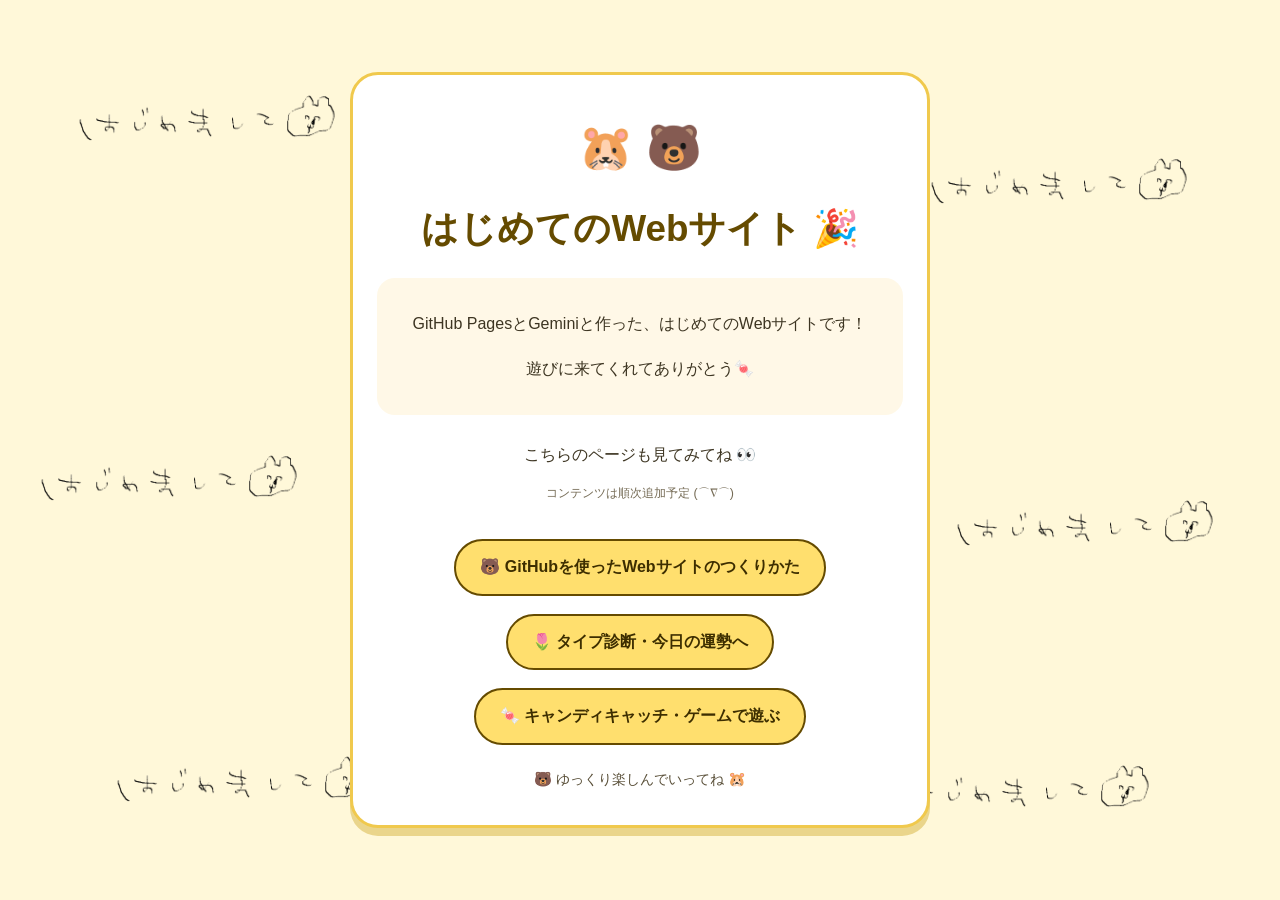
<file: index.html>
<!DOCTYPE html>
<html lang="ja">
<head>
  <meta charset="UTF-8">
  <meta name="viewport" content="width=device-width, initial-scale=1">
  <title>はじめてのWebサイト</title>
  <style>
    * {
      box-sizing: border-box;
    }

    body {
      min-height: 100vh;
      margin: 0;
      padding: 32px 16px;
      display: grid;
      place-items: center;
      background-color: #fff8d9;
      color: #3d3522;
      font-family: sans-serif;
      line-height: 1.8;
    }

    .card {
      width: min(100%, 580px);
      padding: 32px 24px;
      border: 3px solid #f0c94d;
      border-radius: 28px;
      background: #fff;
      box-shadow: 0 8px 0 #ead58b;
      text-align: center;
      position: relative;
      z-index: 1;
    }

    .animals {
      margin: 0 0 8px;
      font-size: 2.8rem;
    }

    h1 {
      margin: 0 0 16px;
      color: #654b00;
      font-size: clamp(1.7rem, 6vw, 2.3rem);
    }

    .welcome {
      padding: 16px;
      border-radius: 18px;
      background: #fff8e7;
    }

    .link-button {
      display: inline-block;
      margin-top: 18px;
      padding: 12px 24px;
      border: 2px solid #654b00;
      border-radius: 999px;
      background: #ffdf6e;
      color: #3d2e00;
      font-weight: bold;
      text-decoration: none;
    }

    .link-button:hover,
    .link-button:focus-visible {
      background: #ffcf32;
      outline: 3px solid #654b00;
      outline-offset: 3px;
    }

    .note {
      margin: 22px 0 0;
      color: #594f38;
      font-size: 0.9rem;
    }

    .more-invite {
      margin: 18px 0 0;
      padding: 8px;
      background: #fff;
    }

    .coming-soon {
      margin: 4px 0 16px;
      color: #756b55;
      font-size: 0.78rem;
    }

    .decorations {
      position: fixed;
      inset: 0;
      overflow: hidden;
      pointer-events: none;
      z-index: 0;
    }

    .decorations img {
      position: absolute;
      width: 300px;
    }

    .decorations img:nth-child(1) { top: 5%; left: 5%; }
    .decorations img:nth-child(2) { top: 12%; right: 5%; }
    .decorations img:nth-child(3) { top: 45%; left: 2%; }
    .decorations img:nth-child(4) { top: 50%; right: 3%; }
    .decorations img:nth-child(5) { bottom: 5%; left: 8%; }
    .decorations img:nth-child(6) { bottom: 4%; right: 8%; }

    @media (max-width: 600px) {
      body {
        padding: 24px 12px;
      }

      .card {
        padding: 24px 16px;
      }

      .decorations img {
        width: 90px;
      }

      /* スマホでは飾りを四隅の4つにして、重なりを防ぎます */
      .decorations img:nth-child(1) {
        top: 2%;
        left: 2%;
      }

      .decorations img:nth-child(2) {
        top: 2%;
        right: 2%;
      }

      .decorations img:nth-child(3) {
        top: auto;
        bottom: 2%;
        left: 2%;
      }

      .decorations img:nth-child(4) {
        top: auto;
        bottom: 2%;
        right: 2%;
      }

      .decorations img:nth-child(5),
      .decorations img:nth-child(6) {
        display: none;
      }

      .link-button {
        display: block;
        width: 100%;
        max-width: 360px;
        margin: 14px auto 0;
      }
    }
  </style>
</head>
<body>
  <div class="decorations" aria-hidden="true">
    <img src="images/topbg-decoration.png" alt="">
    <img src="images/topbg-decoration.png" alt="">
    <img src="images/topbg-decoration.png" alt="">
    <img src="images/topbg-decoration.png" alt="">
    <img src="images/topbg-decoration.png" alt="">
    <img src="images/topbg-decoration.png" alt="">
  </div>

  <main class="card">
    <p class="animals" aria-label="ハムスターとくま">🐹 🐻</p>
    <h1>はじめてのWebサイト 🎉</h1>

    <div class="welcome">
      <p>GitHub PagesとGeminiと作った、はじめてのWebサイトです！</p>
      <p>遊びに来てくれてありがとう🍬</p>
    </div>

    <p class="more-invite">こちらのページも見てみてね 👀</p>
    <p class="coming-soon">コンテンツは順次追加予定 (⌒∇⌒)</p>

    <a class="link-button" href="github-guide/index.html">
      🐻 GitHubを使ったWebサイトのつくりかた
    </a>

    <a class="link-button" href="fortune-type-site/index.html">
      🌷 タイプ診断・今日の運勢へ
    </a>

    <a class="link-button" href="candy-catch/index.html">
      🍬 キャンディキャッチ・ゲームで遊ぶ
    </a>

    <p class="note">🐻 ゆっくり楽しんでいってね 🐹</p>


  </main>
</body>
</html>
</file>
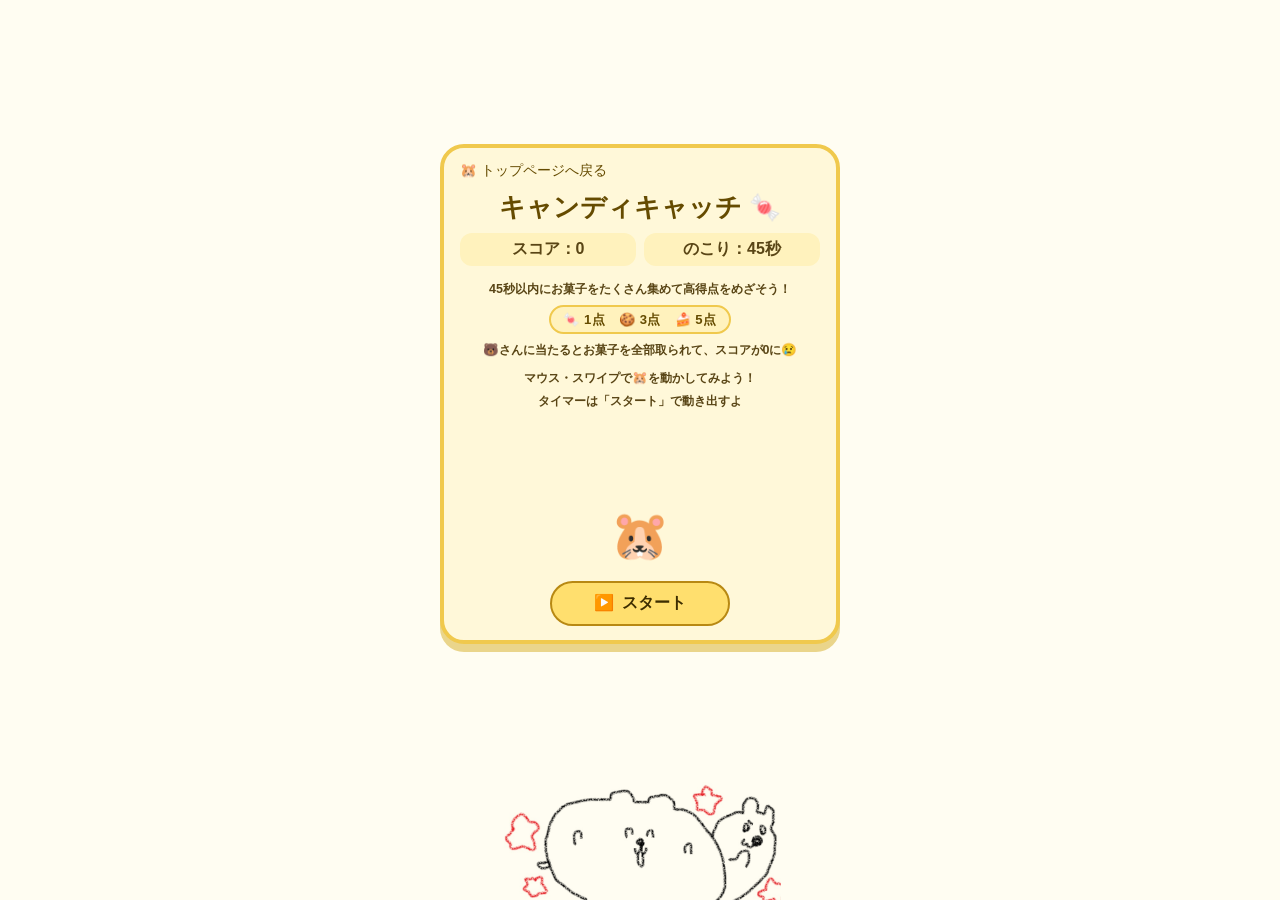
<file: candy-catch/index.html>
<!DOCTYPE html>
<html lang="ja">
<head>
  <meta charset="UTF-8">
  <meta name="viewport" content="width=device-width, initial-scale=1">
  <title>キャンディキャッチ・ゲーム</title>
  <link rel="stylesheet" href="style.css">
</head>
<body>
  <main class="game-area" data-screen="start">
    <img class="stage-art" src="images/play.jpg" alt="" aria-hidden="true">
    <a class="back-link" href="../index.html">🐹 トップページへ戻る</a>
    <h1>キャンディキャッチ 🍬</h1>

    <div class="status">
      <p class="score" aria-live="polite">スコア：<span>0</span></p>
      <p class="timer" aria-live="polite">のこり：<span>45</span>秒</p>
    </div>

    <div class="message-area">
      <p class="instructions">
        <span>45秒以内にお菓子をたくさん集めて高得点をめざそう！</span>
        <span class="point-guide">🍬 1点　🍪 3点　🍰 5点</span>
        <span class="bear-guide">🐻さんに当たるとお菓子を全部取られて、スコアが0に😢</span>
        <span class="movement-guide">マウス・スワイプで🐹を動かしてみよう！</span>
        <span>タイマーは「スタート」で動き出すよ</span>
      </p>
      <p class="game-message" role="status" aria-live="polite" hidden></p>
    </div>

    <section class="results" aria-labelledby="results-heading" hidden>
      <h2 id="results-heading">今回のランク</h2>
      <p class="final-rank"></p>
      <p class="rank-comment"></p>
      <ol class="rank-list"></ol>
    </section>

    <div class="playfield">
      <div class="player" role="img" aria-label="プレイヤーのハムスター">🐹</div>
      <p class="reaction" aria-hidden="true"></p>
      <p class="pause-message" aria-hidden="true" hidden>一時停止中 ⏸</p>
    </div>

    <div class="controls">
      <button class="start-button" type="button">
        <span class="button-icon" aria-hidden="true">▶️</span>
        <span class="button-label">スタート</span>
      </button>
      <button class="pause-button" type="button" hidden>
        <span class="button-icon" aria-hidden="true">⏸️</span>
        <span class="button-label">一時停止</span>
      </button>
      <button class="give-up-button" type="button" hidden>
        <span class="button-icon" aria-hidden="true">🏳️</span>
        <span class="button-label">ギブアップ</span>
      </button>
      <button class="return-start-button" type="button" hidden>
        ↩️ スタート画面にもどる
      </button>
    </div>
  </main>
  <img
    class="bottom-decoration"
    src="images/start.jpg"
    alt=""
    aria-hidden="true"
  >
  <script src="game.js"></script>
</body>
</html>
</file>
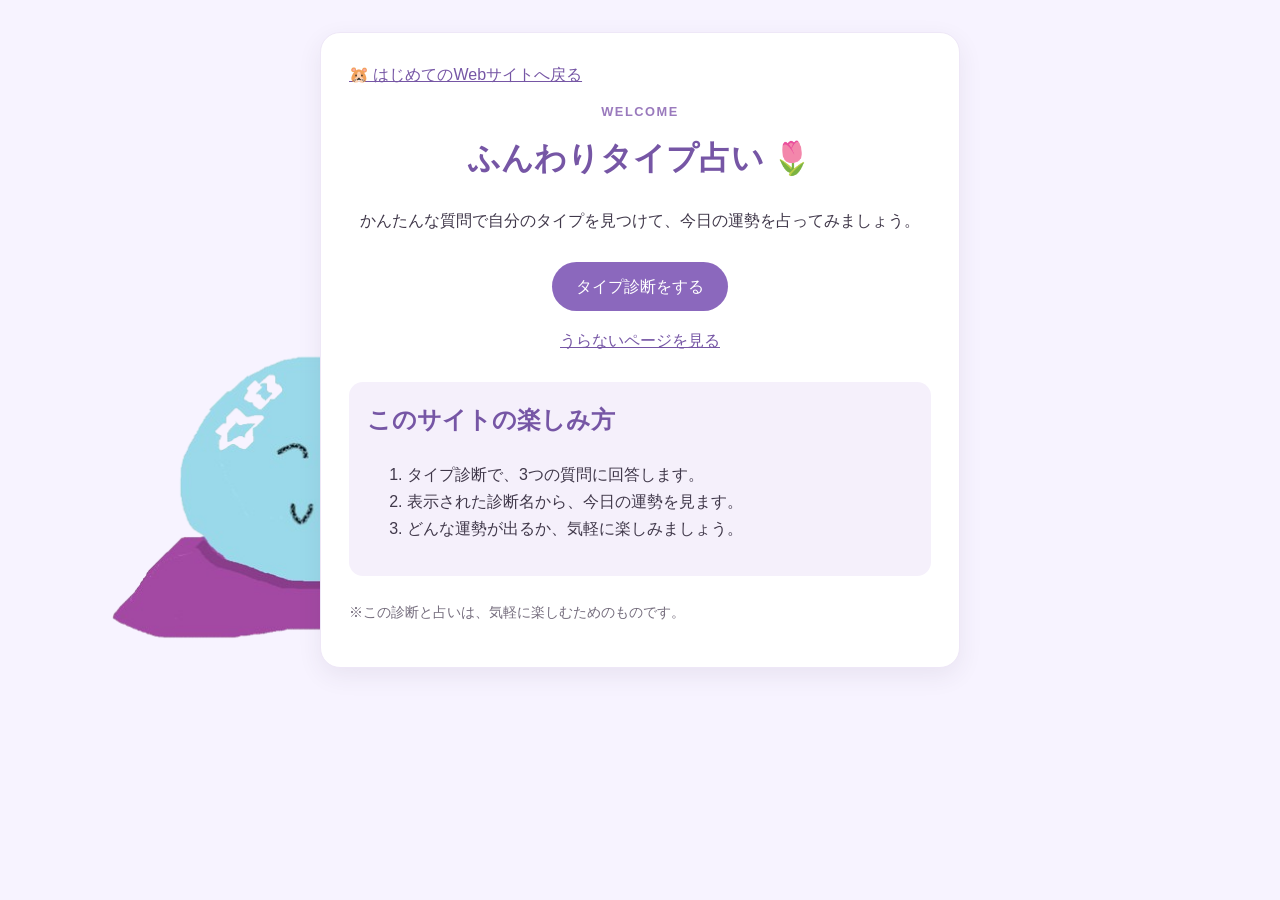
<file: fortune-type-site/index.html>
<!DOCTYPE html>
<html lang="ja">
<head>
  <meta charset="UTF-8">
  <meta name="viewport" content="width=device-width, initial-scale=1">
  <title>ふんわりタイプ占い</title>
  <link rel="stylesheet" href="css/style.css">
</head>
<body>
  <main class="card">
    <a class="text-link" href="../index.html">🐹 はじめてのWebサイトへ戻る</a>

    <p class="eyebrow">WELCOME</p>
    <h1>ふんわりタイプ占い 🌷</h1>
    <p class="intro">
      かんたんな質問で自分のタイプを見つけて、今日の運勢を占ってみましょう。
    </p>

    <nav class="page-links" aria-label="ページ一覧">
      <a class="button" href="diagnosis.html">タイプ診断をする</a>
      <a class="text-link" href="fortune.html">うらないページを見る</a>
    </nav>

    <section class="info">
      <h2>このサイトの楽しみ方</h2>
      <ol>
        <li>タイプ診断で、3つの質問に回答します。</li>
        <li>表示された診断名から、今日の運勢を見ます。</li>
        <li>どんな運勢が出るか、気軽に楽しみましょう。</li>
      </ol>
    </section>

    <p class="note">
      ※この診断と占いは、気軽に楽しむためのものです。
    </p>
  </main>
</body>
</html>
</file>
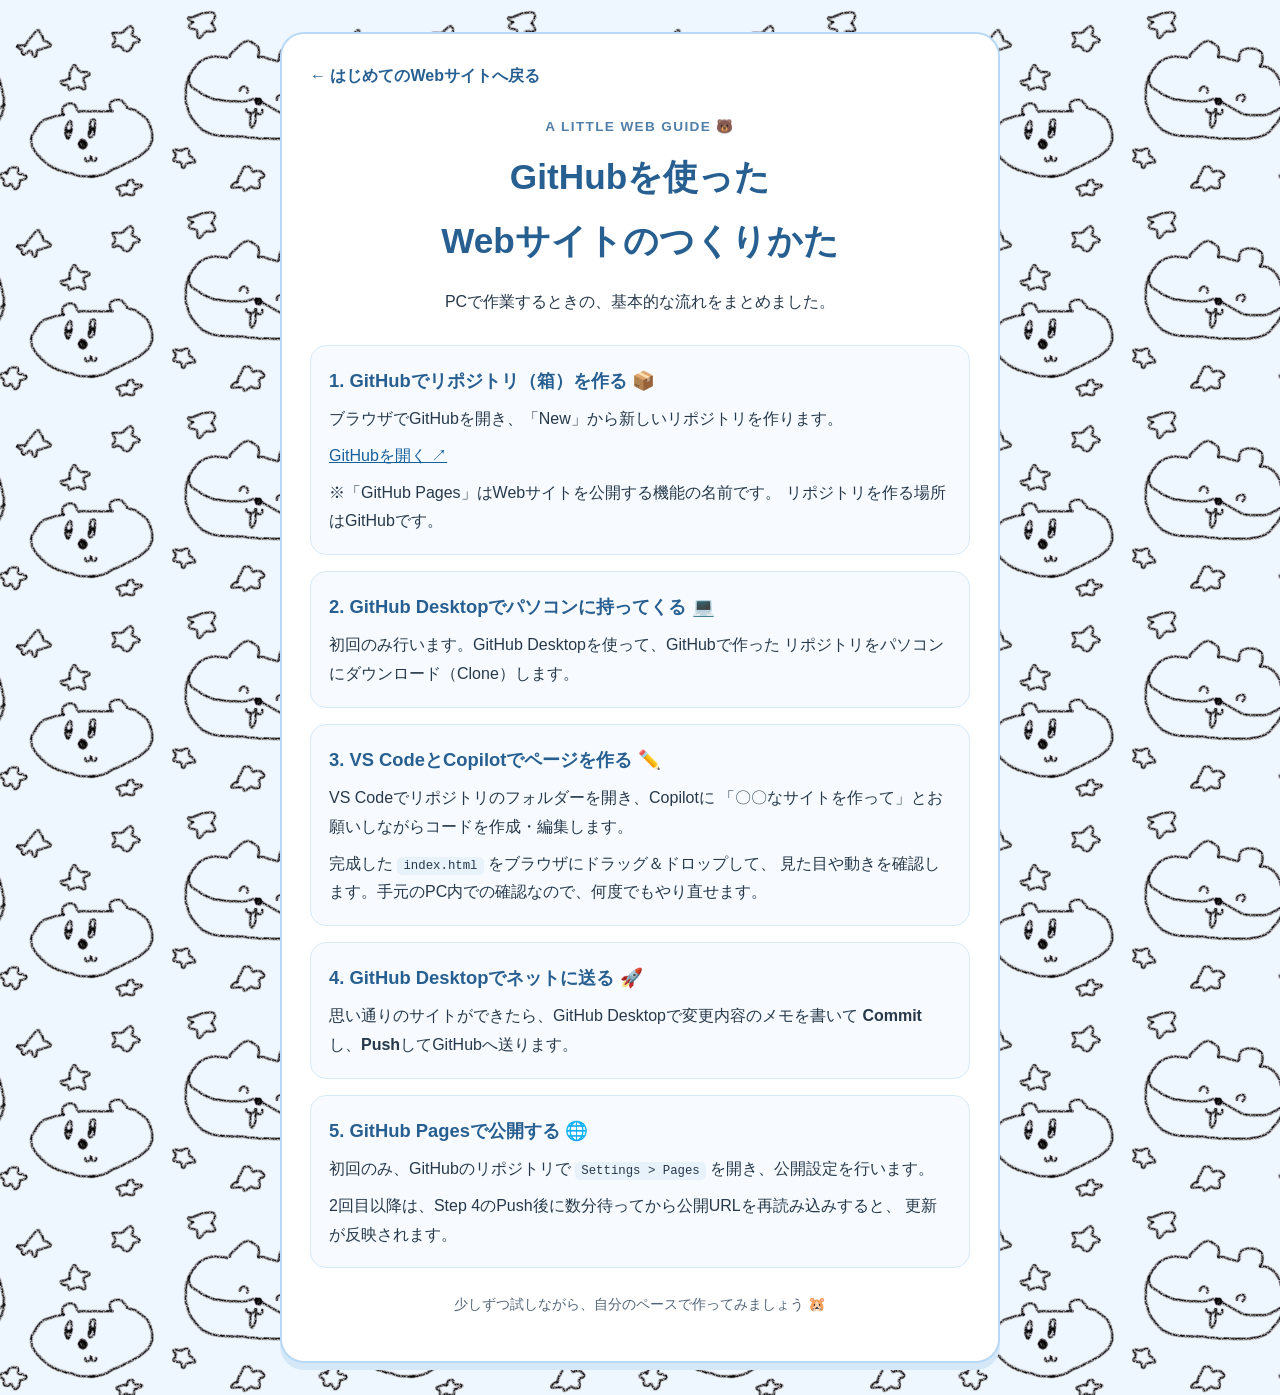
<file: github-guide/index.html>
<!DOCTYPE html>
<html lang="ja">
<head>
  <meta charset="UTF-8">
  <meta name="viewport" content="width=device-width, initial-scale=1">
  <title>GitHubを使ったWebサイトのつくりかた</title>
  <style>
    * {
      box-sizing: border-box;
    }

    body {
      margin: 0;
      padding: 32px 16px;
      background-color: #eef6ff;
      background-image: url("images/bg-decoration.png");
      background-repeat: repeat;
      background-position: center top;
      background-size: 320px auto;
      color: #26384a;
      font-family: sans-serif;
      line-height: 1.8;
    }

    .card {
      width: min(100%, 720px);
      margin: 0 auto;
      padding: 28px;
      border: 2px solid #b8d9f5;
      border-radius: 24px;
      background: #fff;
      box-shadow: 0 7px 0 #d5e8f8;
    }

    .back-link {
      color: #285f91;
      font-weight: bold;
      text-decoration: none;
    }

    .back-link:hover,
    .back-link:focus-visible {
      text-decoration: underline;
    }

    .eyebrow {
      margin: 24px 0 0;
      color: #527fa7;
      font-size: 0.85rem;
      font-weight: bold;
      letter-spacing: 0.1em;
      text-align: center;
    }

    h1 {
      margin: 6px 0 12px;
      color: #285f91;
      font-size: clamp(1.6rem, 5vw, 2.2rem);
      text-align: center;
    }

    .intro {
      margin-bottom: 28px;
      text-align: center;
    }

    .step {
      margin: 16px 0;
      padding: 18px;
      border: 1px solid #d8e9f7;
      border-radius: 16px;
      background: #f7fbff;
    }

    .step h2 {
      margin: 0 0 8px;
      color: #285f91;
      font-size: 1.15rem;
    }

    .step p {
      margin: 8px 0 0;
    }

    a {
      color: #175f9b;
    }

    code {
      padding: 2px 6px;
      border-radius: 5px;
      background: #e8f2fb;
      font-size: 0.95em;
    }

    .note {
      margin-top: 24px;
      color: #536577;
      font-size: 0.9rem;
      text-align: center;
    }

    @media (max-width: 480px) {
      .card {
        padding: 22px 18px;
      }
    }
  </style>
</head>
<body>
  <main class="card">
    <a class="back-link" href="../index.html">← はじめてのWebサイトへ戻る</a>

    <p class="eyebrow">A LITTLE WEB GUIDE 🐻</p>
    <h1>GitHubを使った<br>Webサイトのつくりかた</h1>
    <p class="intro">PCで作業するときの、基本的な流れをまとめました。</p>

    <section class="step">
      <h2>1. GitHubでリポジトリ（箱）を作る 📦</h2>
      <p>
        ブラウザでGitHubを開き、「New」から新しいリポジトリを作ります。
      </p>
      <p>
        <a href="https://github.com/">GitHubを開く ↗</a>
      </p>
      <p>
        ※「GitHub Pages」はWebサイトを公開する機能の名前です。
        リポジトリを作る場所はGitHubです。
      </p>
    </section>

    <section class="step">
      <h2>2. GitHub Desktopでパソコンに持ってくる 💻</h2>
      <p>
        初回のみ行います。GitHub Desktopを使って、GitHubで作った
        リポジトリをパソコンにダウンロード（Clone）します。
      </p>
    </section>

    <section class="step">
      <h2>3. VS CodeとCopilotでページを作る ✏️</h2>
      <p>
        VS Codeでリポジトリのフォルダーを開き、Copilotに
        「〇〇なサイトを作って」とお願いしながらコードを作成・編集します。
      </p>
      <p>
        完成した <code>index.html</code> をブラウザにドラッグ＆ドロップして、
        見た目や動きを確認します。手元のPC内での確認なので、何度でもやり直せます。
      </p>
    </section>

    <section class="step">
      <h2>4. GitHub Desktopでネットに送る 🚀</h2>
      <p>
        思い通りのサイトができたら、GitHub Desktopで変更内容のメモを書いて
        <strong>Commit</strong>し、<strong>Push</strong>してGitHubへ送ります。
      </p>
    </section>

    <section class="step">
      <h2>5. GitHub Pagesで公開する 🌐</h2>
      <p>
        初回のみ、GitHubのリポジトリで
        <code>Settings &gt; Pages</code> を開き、公開設定を行います。
      </p>
      <p>
        2回目以降は、Step 4のPush後に数分待ってから公開URLを再読み込みすると、
        更新が反映されます。
      </p>
    </section>

    <p class="note">少しずつ試しながら、自分のペースで作ってみましょう 🐹</p>
  </main>
</body>
</html>
</file>
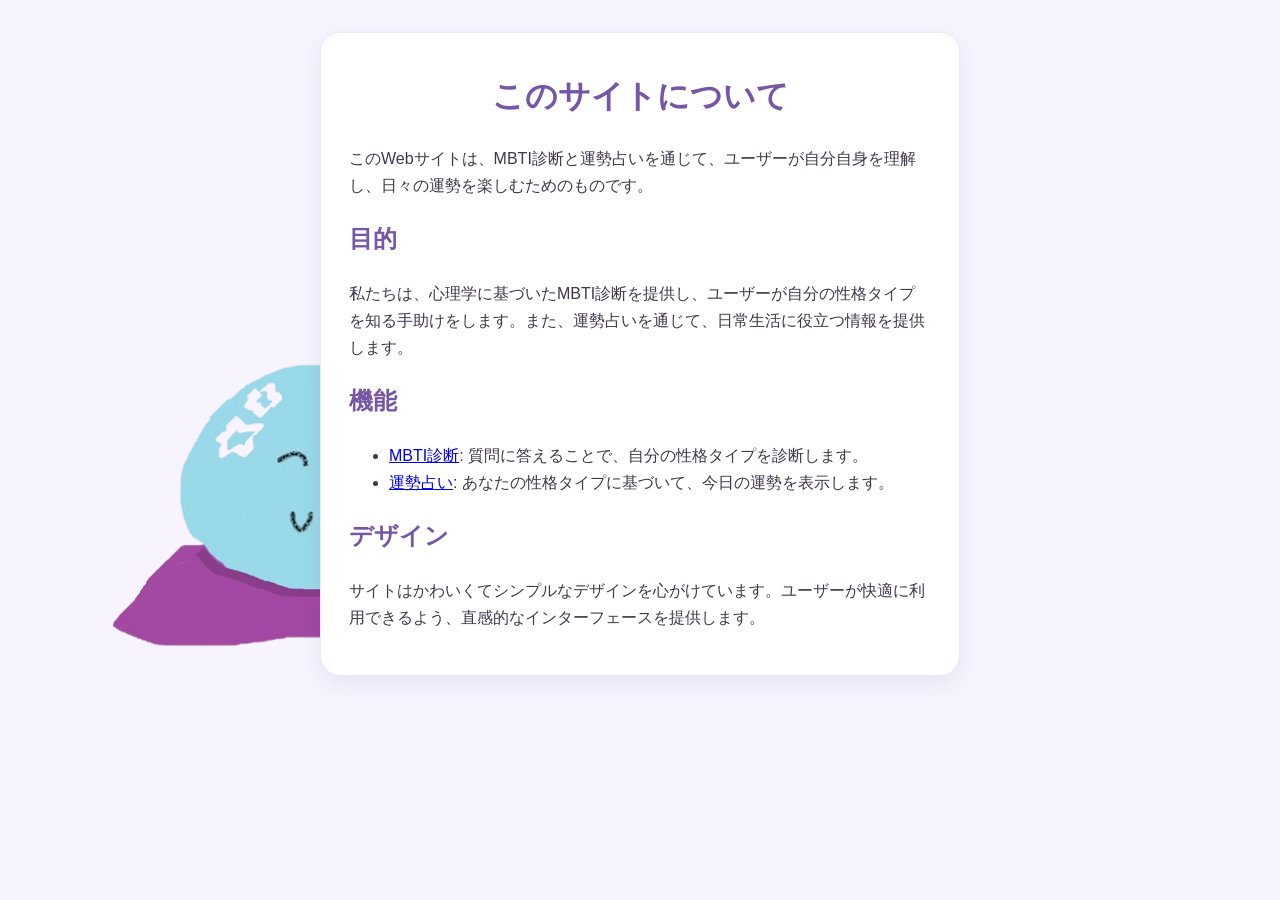
<file: fortune-type-site/about.html>
<!DOCTYPE html>
<html lang="ja">
<head>
  <meta charset="UTF-8">
  <title>サイトについて</title>
  <link rel="stylesheet" href="css/style.css">
</head>
<body>
  <div class="card">
    <h1>このサイトについて</h1>
    <p>このWebサイトは、MBTI診断と運勢占いを通じて、ユーザーが自分自身を理解し、日々の運勢を楽しむためのものです。</p>
    <h2>目的</h2>
    <p>私たちは、心理学に基づいたMBTI診断を提供し、ユーザーが自分の性格タイプを知る手助けをします。また、運勢占いを通じて、日常生活に役立つ情報を提供します。</p>
    <h2>機能</h2>
    <ul>
      <li><a href="diagnosis.html">MBTI診断</a>: 質問に答えることで、自分の性格タイプを診断します。</li>
      <li><a href="fortune.html">運勢占い</a>: あなたの性格タイプに基づいて、今日の運勢を表示します。</li>
    </ul>
    <h2>デザイン</h2>
    <p>サイトはかわいくてシンプルなデザインを心がけています。ユーザーが快適に利用できるよう、直感的なインターフェースを提供します。</p>
  </div>
</body>
</html>
</file>
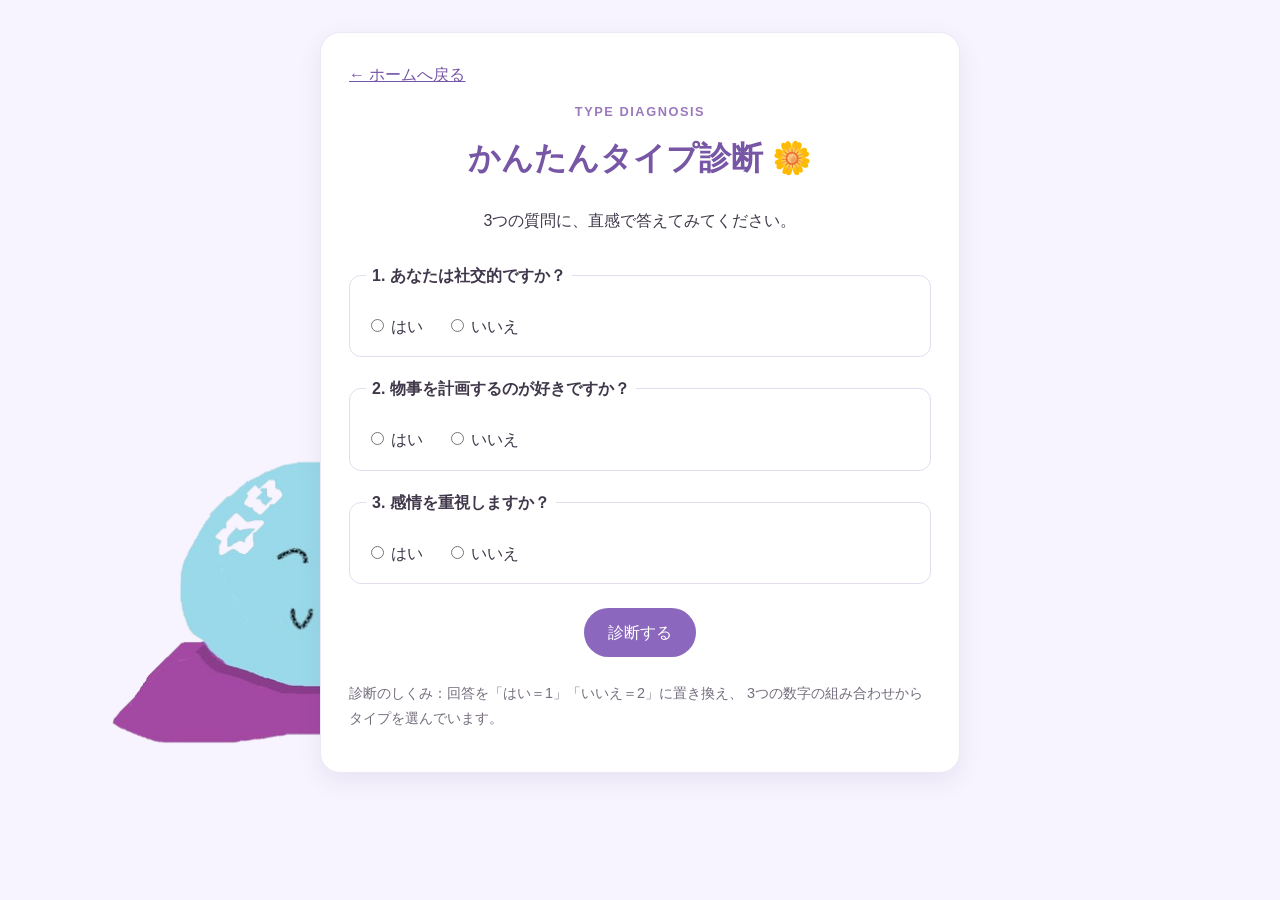
<file: fortune-type-site/diagnosis.html>
<!DOCTYPE html>
<html lang="ja">
<head>
  <meta charset="UTF-8">
  <meta name="viewport" content="width=device-width, initial-scale=1">
  <title>タイプ診断｜ふんわりタイプ占い</title>
  <link rel="stylesheet" href="css/style.css">
</head>
<body>
  <main class="card">
    <a class="text-link" href="index.html">← ホームへ戻る</a>
    <p class="eyebrow">TYPE DIAGNOSIS</p>
    <h1>かんたんタイプ診断 🌼</h1>
    <p class="intro">3つの質問に、直感で答えてみてください。</p>

    <form id="diagnosis-form">
      <fieldset class="question">
        <legend>1. あなたは社交的ですか？</legend>
        <label><input type="radio" name="q1" value="yes" required> はい</label>
        <label><input type="radio" name="q1" value="no"> いいえ</label>
      </fieldset>

      <fieldset class="question">
        <legend>2. 物事を計画するのが好きですか？</legend>
        <label><input type="radio" name="q2" value="yes" required> はい</label>
        <label><input type="radio" name="q2" value="no"> いいえ</label>
      </fieldset>

      <fieldset class="question">
        <legend>3. 感情を重視しますか？</legend>
        <label><input type="radio" name="q3" value="yes" required> はい</label>
        <label><input type="radio" name="q3" value="no"> いいえ</label>
      </fieldset>

      <button class="button" type="submit">診断する</button>
    </form>

    <section id="result" class="result" hidden aria-live="polite">
      <h2>あなたの診断結果</h2>
      <div id="result-illustration" class="result-illustration" aria-hidden="true"></div>
      <h3 id="result-title" class="result-title"></h3>
      <p id="result-text"></p>
      <p>このタイプの今日の運勢も見てみましょう。</p>
      <a id="fortune-link" class="button" href="fortune.html">今日の運勢を見る</a>
    </section>

    <p class="note">
      診断のしくみ：回答を「はい＝1」「いいえ＝2」に置き換え、
      3つの数字の組み合わせからタイプを選んでいます。
    </p>
  </main>

  <script src="js/diagnosis.js"></script>
</body>
</html>
</file>
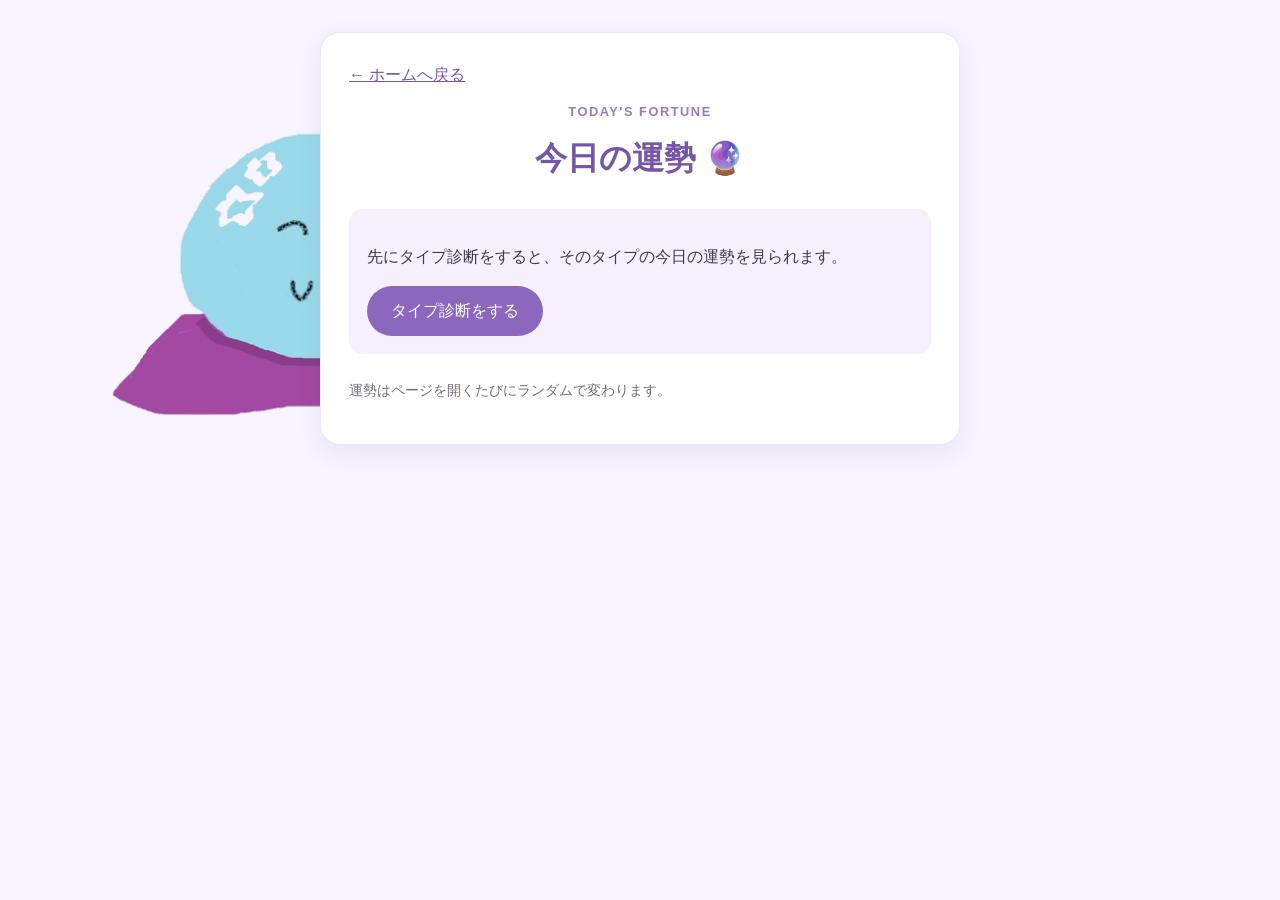
<file: fortune-type-site/fortune.html>
<!DOCTYPE html>
<html lang="ja">
<head>
  <meta charset="UTF-8">
  <meta name="viewport" content="width=device-width, initial-scale=1">
  <title>今日の運勢｜ふんわりタイプ占い</title>
  <link rel="stylesheet" href="css/style.css">
</head>
<body>
  <main class="card">
    <a class="text-link" href="index.html">← ホームへ戻る</a>
    <p class="eyebrow">TODAY'S FORTUNE</p>
    <h1>今日の運勢 🔮</h1>

    <section id="fortune-content" class="result fortune-result" hidden aria-live="polite">
      <p class="fortune-type-label">あなたのタイプ</p>
      <div id="type-illustration" class="type-illustration" aria-hidden="true"></div>
      <h2 id="type-name" class="fortune-type-name"></h2>

      <div class="weather-box">
        <div id="weather-icon" class="weather-icon" aria-hidden="true"></div>
        <p id="weather-label" class="weather-label"></p>
      </div>

      <p id="fortune-message" class="fortune-message"></p>
      <p id="lucky-item" class="lucky-item"></p>
    </section>

    <section id="no-type" class="info" hidden>
      <p>先にタイプ診断をすると、そのタイプの今日の運勢を見られます。</p>
      <a class="button" href="diagnosis.html">タイプ診断をする</a>
    </section>

    <p class="note">運勢はページを開くたびにランダムで変わります。</p>
  </main>

  <script src="js/fortune.js"></script>
</body>
</html>
</file>
<file: candy-catch/style.css>
* {
  box-sizing: border-box;
}

body {
  min-height: 100vh;
  margin: 0;
  padding: 16px 16px 0;
  display: grid;
  grid-template-rows: minmax(500px, 1fr) auto;
  justify-items: center;
  background: #fffdf2;
  color: #594515;
  font-family: sans-serif;
}

.game-area {
  align-self: center;
  position: relative;
  width: min(400px, 100%);
  height: 500px;
  overflow: hidden;
  display: flex;
  flex-direction: column;
  padding: 42px 16px 14px;
  border: 4px solid #f0c94d;
  border-radius: 24px;
  background: #fff8d9;
  box-shadow: 0 8px 0 #ead58b;
  text-align: center;
}

.stage-art {
  position: absolute;
  right: 0;
  bottom: 76px;
  left: 0;
  z-index: 0;
  width: 100%;
  height: 45%;
  object-fit: contain;
  object-position: center bottom;
  visibility: hidden;
  opacity: 0.12;
  mix-blend-mode: multiply;
  pointer-events: none;
  user-select: none;
}

.game-area[data-screen="play"] .stage-art {
  visibility: visible;
}

.bottom-decoration {
  display: block;
  width: min(480px, 100%);
  height: clamp(72px, 16vh, 128px);
  object-fit: contain;
  object-position: center bottom;
  mix-blend-mode: multiply;
  pointer-events: none;
  user-select: none;
}

.back-link,
h1,
.status,
.message-area,
.results,
.controls {
  position: relative;
  z-index: 2;
}

.back-link {
  position: absolute;
  top: 14px;
  left: 16px;
  color: #654b00;
  font-size: 0.85rem;
  text-decoration: none;
}

.back-link:hover,
.back-link:focus-visible {
  text-decoration: underline;
}

h1 {
  margin: 0 0 8px;
  color: #654b00;
  font-size: 1.6rem;
}

.status {
  display: flex;
  gap: 8px;
}

.score,
.timer {
  flex: 1;
  margin: 0;
  padding: 6px 10px;
  border-radius: 12px;
  background: #fff2bd;
  font-size: 1rem;
  font-weight: bold;
}

.timer.is-urgent {
  background: #f7bd78;
  color: #542a00;
  animation: timer-pulse 0.7s ease-in-out infinite alternate;
}

.message-area {
  flex: none;
  display: grid;
  place-items: center;
  min-height: 48px;
  margin: 8px -8px 0;
}

.instructions,
.game-message {
  grid-area: 1 / 1;
  width: 100%;
  margin: 0;
  padding: 0;
  font-size: 0.82rem;
  font-weight: bold;
  color: #756b55;
  line-height: 1.35;
  pointer-events: none;
}

.instructions {
  color: #594515;
}

.game-area[data-screen="start"] .instructions {
  display: grid;
  justify-items: center;
  gap: 5px;
  font-size: 0.78rem;
  line-height: 1.45;
}

.game-area[data-screen="start"] .message-area {
  margin-top: 14px;
}

.point-guide {
  display: inline-block;
  margin: 2px 0;
  padding: 3px 12px;
  border: 2px solid #f0c94d;
  border-radius: 999px;
  background: #fff2bd;
  color: #654b00;
  font-size: 1.05em;
  letter-spacing: 0.04em;
}

.game-area[data-screen="start"] .movement-guide {
  margin-top: 5px;
}

.game-message[hidden] {
  display: none;
}

.results {
  display: flex;
  flex: 1 1 auto;
  flex-direction: column;
  min-height: 0;
  margin: 8px 0 0;
  overflow: hidden;
  padding: 4px 10px;
  border: 2px solid #f0c94d;
  border-radius: 16px;
  background: rgb(255 253 242 / 78%);
}

.results[hidden] {
  display: none;
}

.results:not([hidden]) {
  display: flex;
}

.results h2 {
  margin: 0;
  color: #654b00;
  font-size: 1.05rem;
}

.final-rank {
  margin: 2px 0 4px;
  color: #9a5b18;
  font-size: 1.2rem;
  font-weight: bold;
}

.rank-comment {
  margin: 0;
  color: #594515;
  font-size: 0.88rem;
  font-weight: bold;
}

.rank-list {
  display: grid;
  flex: 1;
  align-content: space-evenly;
  gap: 2px;
  margin: 5px 0 0;
  padding: 0;
  list-style: none;
  text-align: left;
}

.rank-list li {
  display: flex;
  justify-content: space-between;
  align-items: baseline;
  gap: 4px;
  padding: 3px 7px;
  border-radius: 8px;
  background: rgb(255 248 217 / 82%);
  font-size: 0.74rem;
  line-height: 1.15;
}

.rank-list li.is-other {
  color: #756b55;
  font-size: 0.7rem;
}

.rank-list li.is-current {
  padding: 6px 7px;
  outline: 2px solid #b88913;
  background: #ffdf6e;
  color: #3d2e00;
  font-size: 0.9rem;
  font-weight: bold;
}

.game-area.is-finished .instructions,
.game-area.is-finished .game-message,
.game-area.is-finished .message-area,
.game-area.is-finished .playfield {
  display: none;
}

.game-area.is-finished .controls {
  flex-direction: column;
  align-items: center;
  gap: 6px;
}

.game-area.is-finished .start-button {
  width: min(100%, 220px);
  padding-top: 12px;
  padding-bottom: 12px;
  font-size: 1.05rem;
}

.return-start-button {
  padding: 3px 10px;
  border: 0;
  background: transparent;
  color: #756b55;
  font: inherit;
  font-size: 0.78rem;
  text-decoration: underline;
  text-underline-offset: 2px;
  cursor: pointer;
}

.return-start-button:hover,
.return-start-button:focus-visible {
  color: #654b00;
  outline: 2px solid #b88913;
  outline-offset: 2px;
}

.game-area[data-screen="finish"] .rank-list li.is-current {
  background: rgb(255 223 110 / 96%);
}

.playfield {
  position: absolute;
  top: var(--playfield-top, 150px);
  right: 0;
  bottom: 76px;
  left: 0;
  z-index: 0;
  overflow: hidden;
  touch-action: none;
}

.player {
  position: absolute;
  bottom: 4px;
  left: 50%;
  z-index: 1;
  font-size: 3rem;
  line-height: 1;
  user-select: none;
  pointer-events: none;
}

.player.is-eating {
  animation: eat 0.55s ease-in-out;
}

.reaction {
  position: absolute;
  bottom: 58px;
  left: 50%;
  z-index: 2;
  margin: 0;
  transform: translateX(-50%);
  color: #9a5b18;
  font-weight: bold;
  white-space: nowrap;
  pointer-events: none;
}

.pause-message {
  position: absolute;
  top: 50%;
  left: 50%;
  z-index: 2;
  margin: 0;
  padding: 10px 18px;
  transform: translate(-50%, -50%);
  border: 2px solid #f0c94d;
  border-radius: 16px;
  background: rgb(255 253 242 / 94%);
  color: #654b00;
  font-size: 1.2rem;
  font-weight: bold;
  white-space: nowrap;
  pointer-events: none;
}

.falling-item {
  position: absolute;
  top: 0;
  z-index: 1;
  font-size: 2rem;
  line-height: 1;
  user-select: none;
  pointer-events: none;
}

.controls {
  display: flex;
  flex: none;
  justify-content: center;
  gap: 8px;
  width: 100%;
  margin-top: auto;
  padding-top: 10px;
}

.start-button,
.pause-button,
.give-up-button {
  flex: none;
  width: min(100%, 180px);
  min-width: 150px;
  padding: 10px 24px;
  border: 2px solid #b88913;
  border-radius: 999px;
  background: #ffdf6e;
  color: #3d2e00;
  font: inherit;
  font-weight: bold;
  cursor: pointer;
}

.start-button:hover,
.start-button:focus-visible,
.pause-button:hover,
.pause-button:focus-visible,
.give-up-button:hover,
.give-up-button:focus-visible {
  background: #ffcf32;
  outline: 3px solid #654b00;
  outline-offset: 3px;
}

.start-button:disabled,
.pause-button:disabled,
.give-up-button:disabled {
  background: #f5e6af;
  color: #756b55;
  cursor: default;
}

.button-icon {
  margin-right: 4px;
}

.controls [hidden] {
  display: none;
}

.pause-button:not([hidden]),
.give-up-button:not([hidden]) {
  flex: 1 1 0;
  width: auto;
  min-width: 0;
  max-width: 180px;
  padding-right: 10px;
  padding-left: 10px;
  font-size: 0.9rem;
}

@keyframes eat {
  50% {
    transform: scale(1.25) rotate(-8deg);
  }
}

@keyframes timer-pulse {
  to {
    transform: scale(1.05);
    background: #f39a65;
  }
}

@media (prefers-reduced-motion: reduce) {
  .timer.is-urgent {
    animation: none;
  }
}

@media (max-width: 360px) {
  .game-area {
    padding-right: 12px;
    padding-left: 12px;
  }

  h1 {
    font-size: 1.4rem;
  }

  .score,
  .timer {
    padding-right: 8px;
    padding-left: 8px;
    font-size: 0.9rem;
  }

  .game-area[data-screen="start"] .instructions {
    font-size: 0.72rem;
    line-height: 1.4;
  }

  .point-guide {
    padding-right: 8px;
    padding-left: 8px;
  }

  .game-area[data-screen="start"] .instructions {
    gap: 4px;
  }

  .game-area[data-screen="start"] .movement-guide {
    margin-top: 4px;
  }

  .playfield {
    right: 0;
    left: 0;
  }

  .rank-list li {
    font-size: 0.76rem;
  }

  .rank-list li.is-other {
    font-size: 0.68rem;
  }

  .start-button,
  .pause-button,
  .give-up-button {
    min-width: 0;
    padding-right: 12px;
    padding-left: 12px;
  }
}
</file>
<file: fortune-type-site/css/style.css>
* {
  box-sizing: border-box;
}

body {
  margin: 0;
  padding: 32px 16px;
  background-color: #f7f3ff;
  background-image: url("../images/uranaibg-decoration.png");
  background-repeat: no-repeat;
  background-position: left bottom;
  background-size: 550px auto;
  color: #40384a;
  font-family: sans-serif;
  line-height: 1.7;
}

.card {
  max-width: 640px;
  margin: 0 auto;
  padding: 28px;
  background: #fff;
  border: 1px solid #eee7f7;
  border-radius: 20px;
  box-shadow: 0 8px 24px rgba(64, 56, 74, 0.08);
}

.eyebrow {
  margin-bottom: 4px;
  color: #9a7abd;
  font-size: 0.8rem;
  font-weight: bold;
  letter-spacing: 0.12em;
  text-align: center;
}

h1,
h2 {
  color: #7656a5;
}

h1 {
  margin-top: 8px;
  text-align: center;
}

.intro {
  margin-bottom: 28px;
  text-align: center;
}

.page-links {
  display: grid;
  justify-items: center;
  gap: 16px;
  margin: 28px 0;
}

.button {
  display: inline-block;
  padding: 11px 24px;
  border: 0;
  border-radius: 999px;
  background: #8b68bd;
  color: #fff;
  font: inherit;
  text-align: center;
  text-decoration: none;
  cursor: pointer;
}

.button:hover {
  background: #72519f;
}

.text-link {
  color: #7656a5;
}

.info,
.result {
  margin-top: 24px;
  padding: 18px;
  border-radius: 14px;
  background: #f5f0fb;
}

.info h2,
.result h2 {
  margin-top: 0;
}

.question {
  margin: 18px 0;
  padding: 16px;
  border: 1px solid #e5dcef;
  border-radius: 12px;
}

.question legend {
  padding: 0 6px;
  font-weight: bold;
}

.question label {
  display: inline-block;
  margin: 8px 18px 0 0;
  cursor: pointer;
}

input[type="radio"] {
  accent-color: #8b68bd;
}

form > .button {
  display: block;
  margin: 24px auto;
}

.lucky-item {
  font-weight: bold;
}

.note {
  margin-top: 24px;
  color: #756d7d;
  font-size: 0.9rem;
}

.result-illustration {
  margin: 8px auto;
  font-size: 4.5rem;
  line-height: 1.3;
  text-align: center;
}

.result-title {
  margin: 8px 0;
  color: #7656a5;
  font-size: 1.8rem;
  text-align: center;
}

#result-text {
  text-align: center;
}

.fortune-result {
  text-align: center;
}

.fortune-type-label {
  margin-bottom: 0;
  color: #756d7d;
}

.type-illustration {
  margin: 4px 0;
  font-size: 4.5rem;
  line-height: 1.3;
}

.fortune-type-name {
  margin: 0 0 20px;
  font-size: 1.7rem;
}

.weather-box {
  display: inline-block;
  min-width: 150px;
  padding: 12px 24px;
  border-radius: 18px;
  background: #fff;
}

.weather-icon {
  font-size: 3.5rem;
  line-height: 1.2;
}

.weather-label {
  margin: 4px 0 0;
  color: #7656a5;
  font-weight: bold;
}

.fortune-message {
  margin: 22px 0 12px;
  font-size: 1.1rem;
}

.result #fortune-link {
  display: block;
  width: fit-content;
  margin: 24px auto 0;
}

@media (max-width: 480px) {
  .card {
    padding: 22px 18px;
  }
}
</file>
